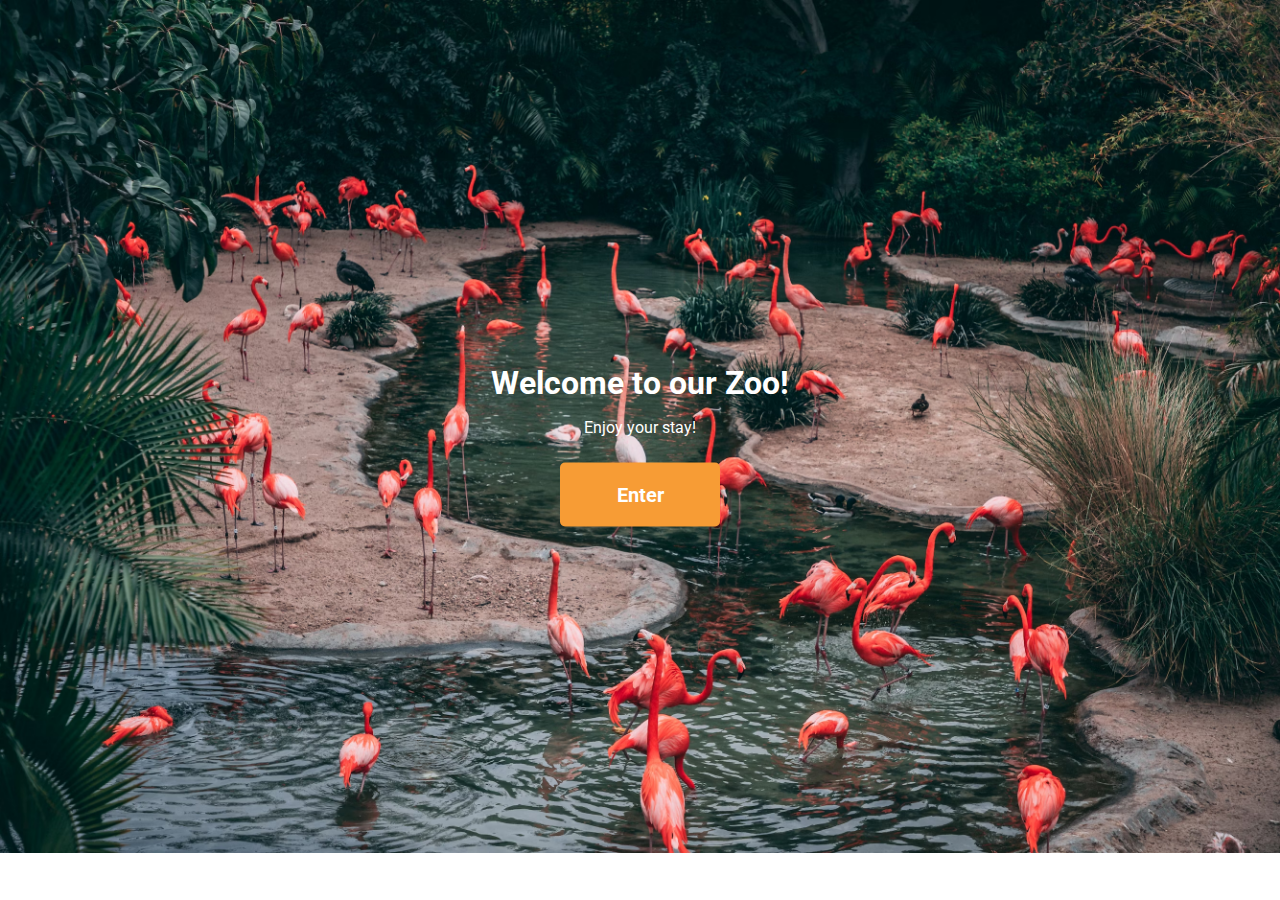
<file: index.html>
<!DOCTYPE html>
<html lang="en">
<head>
    <meta charset="UTF-8">
    <meta name="viewport" content="width=device-width, initial-scale=1.0">
    <title>Zoo Project</title>
    <link rel="stylesheet" href="style.css">
    <link rel="preconnect" href="https://fonts.googleapis.com">
    <link rel="preconnect" href="https://fonts.gstatic.com" crossorigin>
    <link href="https://fonts.googleapis.com/css2?family=Roboto:wght@100;300;400;500&display=swap" rel="stylesheet">
    <link rel="shortcut icon" href="favicon.svg">
</head>
<body>

    <div class="background_container">
        <img src="img/flamingos.avif" alt="Flamingos">
        <div class="flex_container">
            <h1 class="welcome_message">
                <span>Welcome to our Zoo!</span>
            </h1>
            <p>Enjoy your stay!</p>
            <a href="navigation.html" class="btn">Enter</a>
        </div>
    </div>
</body>
</html>
</file>
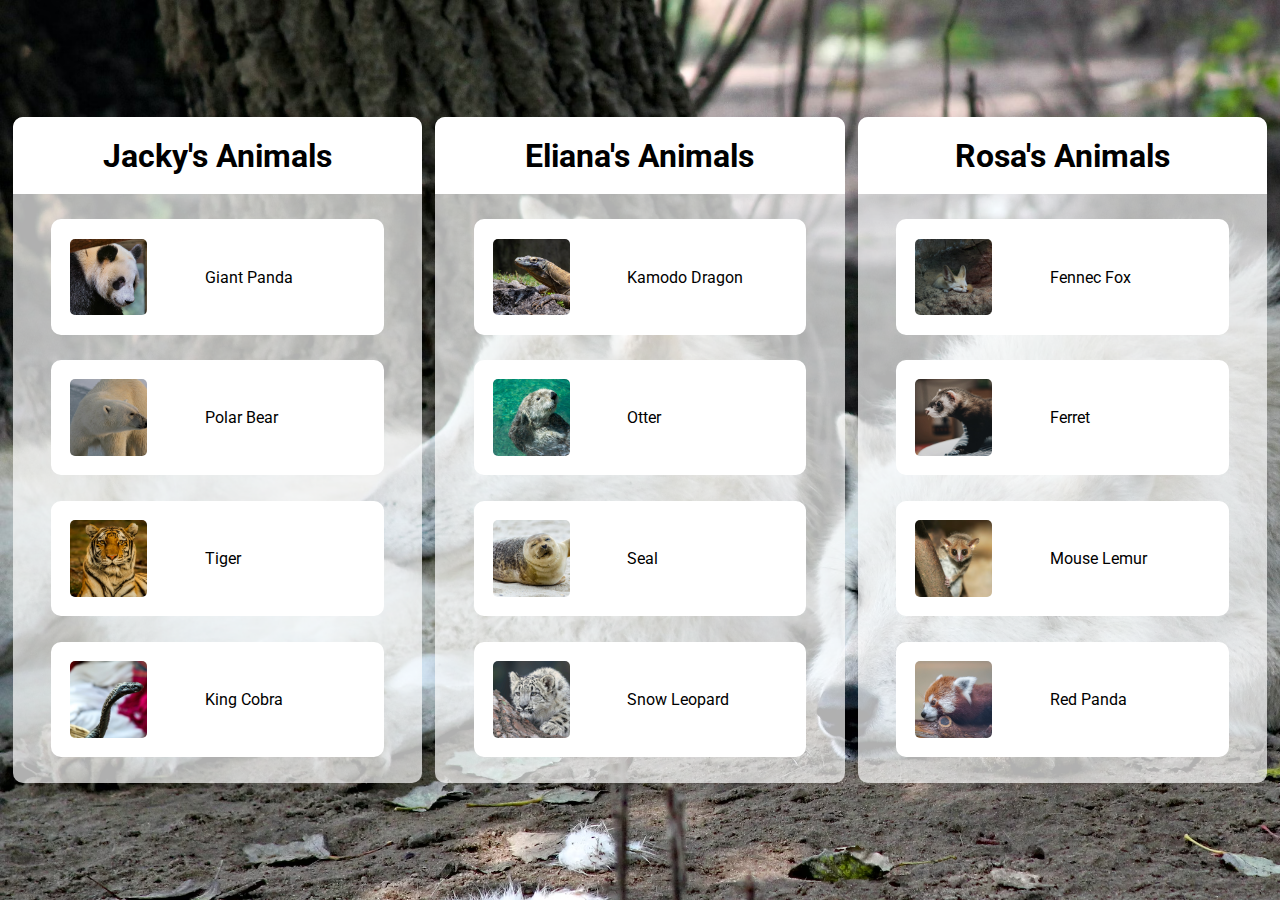
<file: navigation.html>
<!DOCTYPE html>
<html lang="en">
<head>
    <meta charset="UTF-8">
    <meta name="viewport" content="width=device-width, initial-scale=1.0">
    <link rel="stylesheet" href="nav-style.css">
    <link rel="preconnect" href="https://fonts.googleapis.com">
    <link rel="preconnect" href="https://fonts.gstatic.com" crossorigin>
    <link href="https://fonts.googleapis.com/css2?family=Libre+Franklin:wght@100;300;400;500;700&family=Roboto:wght@100;300;400;500&display=swap" rel="stylesheet">
    <link rel="shortcut icon" href="favicon.svg">
    <title>Navigation</title>
</head>
<body>
    <div class="container">
        <div class="navigation">
            <div class="Jacky-Animals fadeInUp-animation">
                <div class="heading-container">
                    <h1>Jacky's Animals</h1>
                </div>
                <div class="animals">
                    <ul>
                        <a href="/animals/Jacky-Animals/giant-panda.html">
                            <li>
                                <div class="img-container"><img src="./img/nav_imgs/panda.avif" alt="panda"></div> <span>Giant Panda</span>
                            </li>
                        </a>
                        <a href="/animals/Jacky-Animals/polar-bear.html">
                            <li>
                                <div class="img-container"><img src="./img/nav_imgs/polarBear.avif" alt="polar bears"></div> <span>Polar Bear</span>
                            </li>
                        </a>
                        <a href="/animals/Jacky-Animals/tiger.html">
                            <li>
                                <div class="img-container"><img src="./img/nav_imgs/tiger.avif" alt="tiger"></div> <span>Tiger</span>
                            </li>
                        </a>
                        <a href="/animals/Jacky-Animals/anaconda.html">
                            <li>
                                <div class="img-container"><img src="./img/nav_imgs/cobra.avif" alt="cobra"></div> <span>King Cobra</span>
                            </li>
                        </a>
                    </ul>
                </div>
            </div>
            <div class="Eliana-Animals fadeInUp-animation">
                <div class="heading-container">
                    <h1>Eliana's Animals</h1>
                </div>
                <div class="animals">
                    <ul>
                        <a href="/animals/Eliana_Animals/kamodo_dragon.html">
                            <li>
                                <div class="img-container"><img src="./img/nav_imgs/kamodoDragon.avif" alt="kamodo dragon"></div> <span>Kamodo Dragon</span>
                            </li>
                        </a>
                        <a href="/animals/Eliana_Animals/otter.html">
                            <li>
                                <div class="img-container"><img src="./img/nav_imgs/otter.avif" alt="otter"></div> <span>Otter</span>
                            </li>
                        </a>
                        <a href="/animals/Eliana_Animals/seal.html">
                            <li>
                                <div class="img-container"><img src="./img/nav_imgs/seal.avif" alt="seal"></div> <span>Seal</span>
                            </li>
                        </a>
                        <a href="/animals/Eliana_Animals/snow_leopard.html">
                            <li>
                                <div class="img-container"><img class="moveRight" src="./img/nav_imgs/snowLeopard.avif" alt="snow leopard"></div> <span>Snow Leopard</span>
                            </li>
                        </a>
                    </ul>
                </div>
            </div>
            <div class="Rosa-Animals fadeInUp-animation">
                <div class="heading-container">
                    <h1>Rosa's Animals</h1>
                </div>
                <div class="animals">
                    <ul>
                        <a href="/animals/Rosa-Animals/html/fennec-fox.html">
                            <li>
                                <div class="img-container"><img  class="moveRight" src="./img/nav_imgs/fennecFox.avif" alt="fennec fox"></div> <span>Fennec Fox</span>
                            </li>
                        </a>
                        <a href="/animals/Rosa-Animals/html/ferret.html">
                            <li>
                                <div class="img-container"><img  class="moveRight" src="./img/nav_imgs/ferret.avif" alt="ferret"></div> <span>Ferret</span>
                            </li>
                        </a>
                        <a href="/animals/Rosa-Animals/html/mouse-lemur.html">
                            <li>
                                <div class="img-container"><img class="moveRight" src="./img/nav_imgs/lemur.avif" alt="mouse lemur"></div> <span>Mouse Lemur</span>
                            </li>
                        </a>
                        <a href="/animals/Rosa-Animals/html/red-panda.html">
                            <li>
                                <div class="img-container"><img class="moveRight" src="./img/nav_imgs/redPanda.avif" alt="red panda"></div> <span>Red Panda</span>
                            </li>
                        </a>
                    </ul>
                </div>
            </div>
        </div>
    </div>
</body>
</html>
</file>
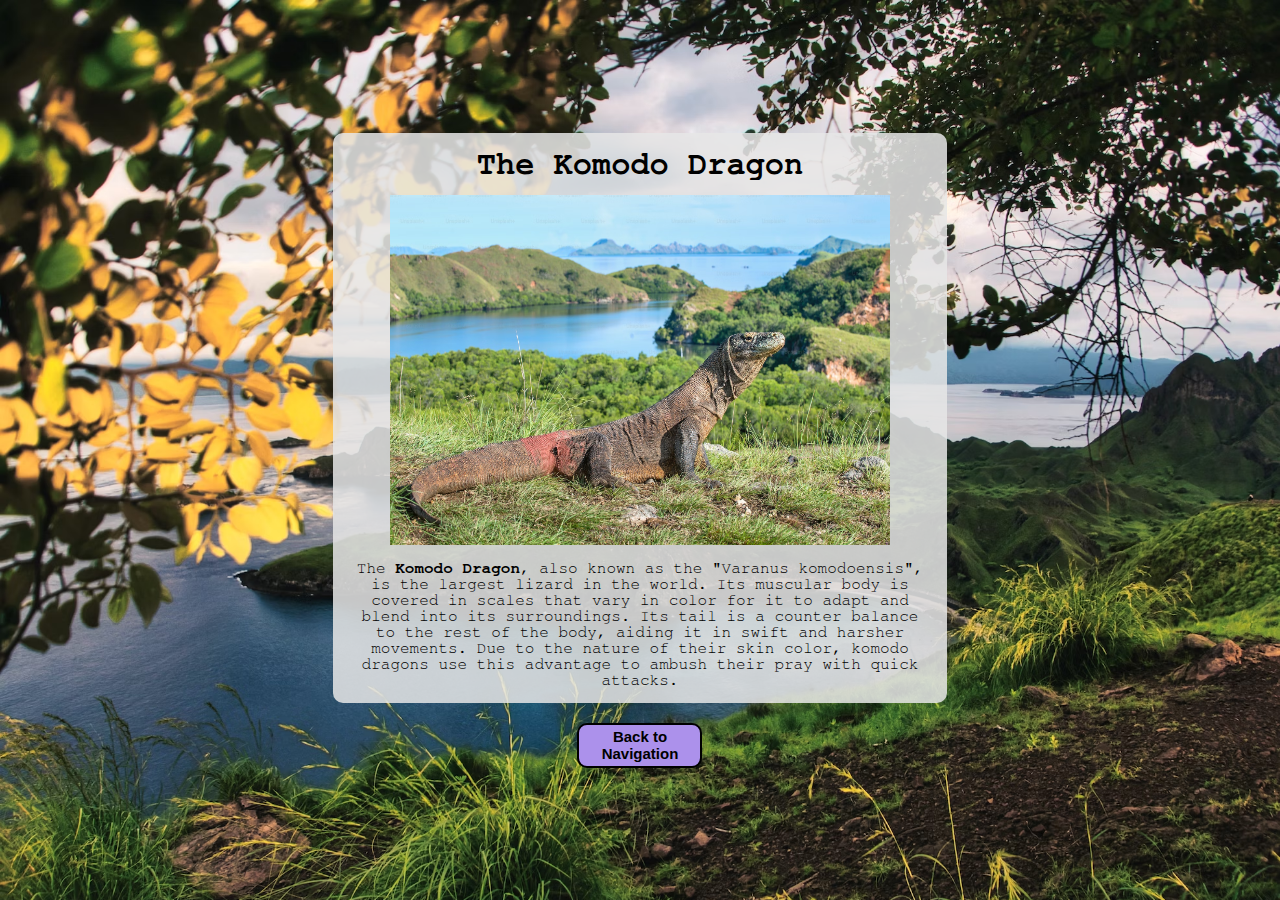
<file: animals/Eliana_Animals/kamodo_dragon.html>
<!DOCTYPE html>
<html lang="en">
<div class="komodoColor">
<head>
    <link rel = "stylesheet" href="Eliana_Animals.css">
    <link rel="shortcut icon" href="../../favicon.svg">
</head>
<body>
    <div class="text_buttonContainer">
        <div class="info_text">
            <h1>The Komodo Dragon</h1>
            <div class="pictureSize">
                <img src="../../img/komodo.avif" alt="Komodo_Dragon"
                    width="500"
                    height="350"/>
            </div>
            <p>
                The <strong>Komodo Dragon</strong>, also known as the "Varanus komodoensis", is the largest lizard in the world. 
                Its muscular body is covered in scales that vary in color for it to adapt and blend into its surroundings.
                Its tail is a counter balance to the rest of the body, aiding it in swift and harsher movements.
                Due to the nature of their skin color, komodo dragons use this advantage to ambush their pray with quick attacks.
            </p>
        </div>  
        <a href="../../navigation.html"><button class="button"> Back to Navigation </button></a>
    </div>
</body>
</html>

</div>
</file>
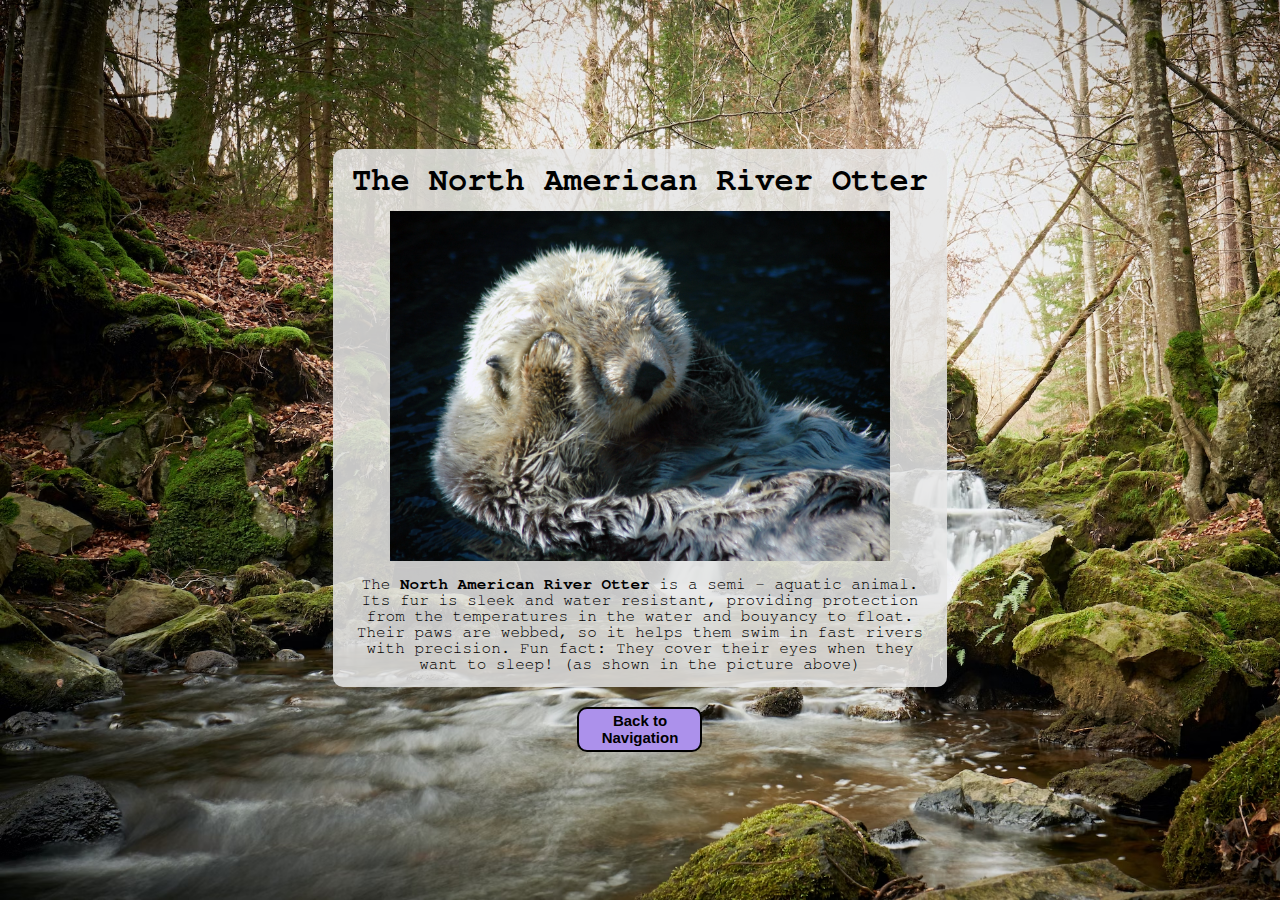
<file: animals/Eliana_Animals/otter.html>
<!DOCTYPE html>
<html lang="en">
<div class="otterColor">
    <link rel = "stylesheet" href="Eliana_Animals.css">
    <link rel="shortcut icon" href="../../favicon.svg">
<body>
    <div class="text_buttonContainer">
        <div class="info_text">
            
            <h1>The North American River Otter</h1>
            <div class = "pictureSize">
                <img src="../../img/otter.avif" alt="Otter"
                width="500"
                height="350"/>
            </div>
            <p>
                The <strong>North American River Otter</strong> is a semi - aquatic animal. 
                Its fur is sleek and water resistant, providing protection from the temperatures in the water and bouyancy to float.
                Their paws are webbed, so it helps them swim in fast rivers with precision.
                Fun fact: They cover their eyes when they want to sleep! (as shown in the picture above)
            </p>
        </div>  
        <a href="../../navigation.html"><button class="button"> Back to Navigation </button></a>
    </div>
</div>  
</body>
</html>
</file>
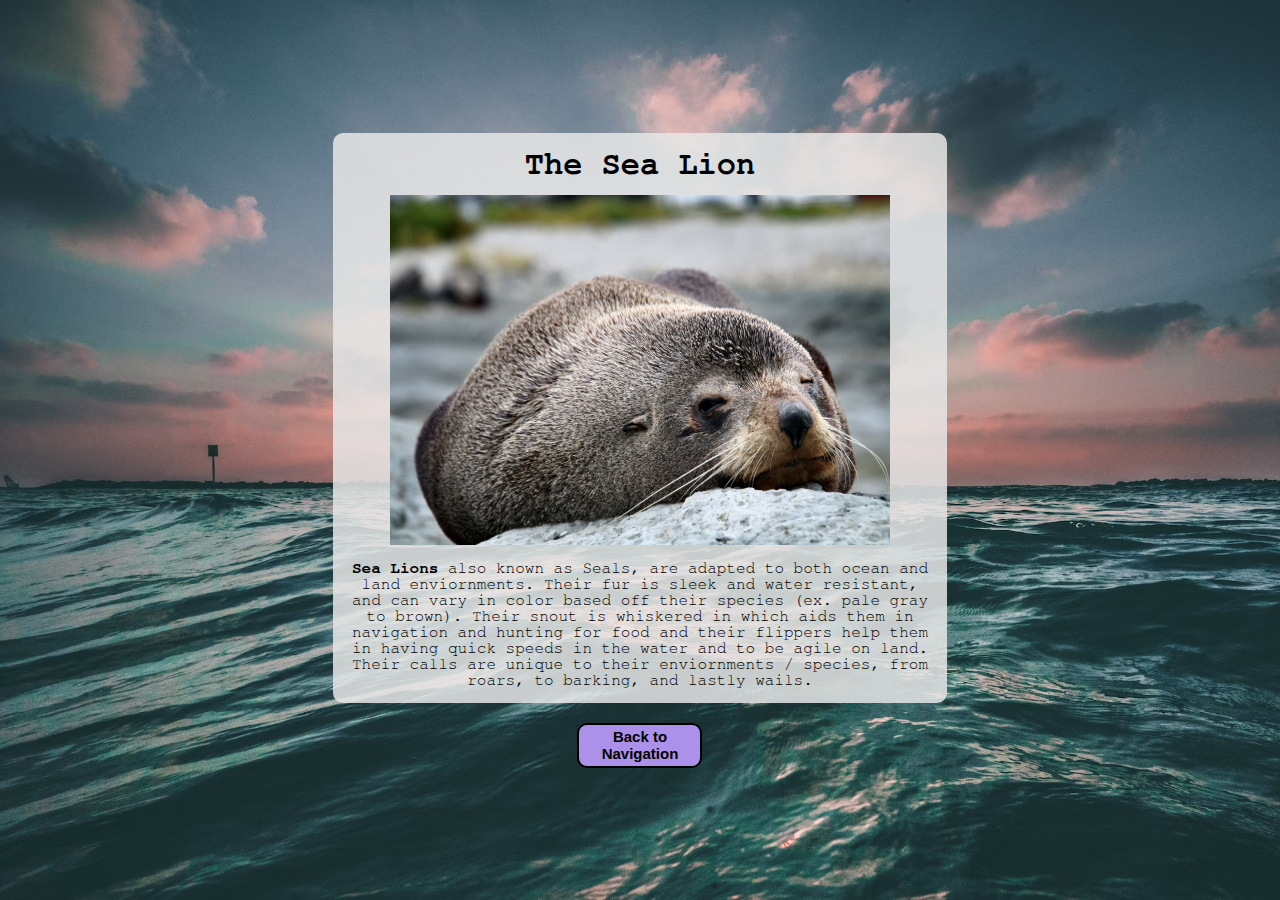
<file: animals/Eliana_Animals/seal.html>
<!DOCTYPE html>
<html lang="en">
<div class="sealColor">
<head>
    <link rel = "stylesheet" href="Eliana_Animals.css">
    <link rel="shortcut icon" href="/favicon.svg">
</head>
<body>
    <div class="text_buttonContainer">
        <div class="info_text">
            <h1>The Sea Lion</h1>
            <div class="pictureSize">
                <img src="../../img/seal.avif" alt="seal"
                    width="500"
                    height="350"/>
            </div>
            <p>
                <strong> Sea Lions </strong> also known as Seals, are adapted to both ocean and land enviornments. 
                Their fur is sleek and water resistant, and can vary in color based off their species (ex. pale gray to brown).
                Their snout is whiskered in which aids them in navigation and hunting for food and their flippers help them in having quick speeds in the water and to be agile on land.
                Their calls are unique to their enviornments / species, from roars, to barking, and lastly wails.
            </p>
        </div>  
        <a href="../../navigation.html"><button class="button"> Back to Navigation </button></a>
    </div>

</body>
</html>

</div>
</file>
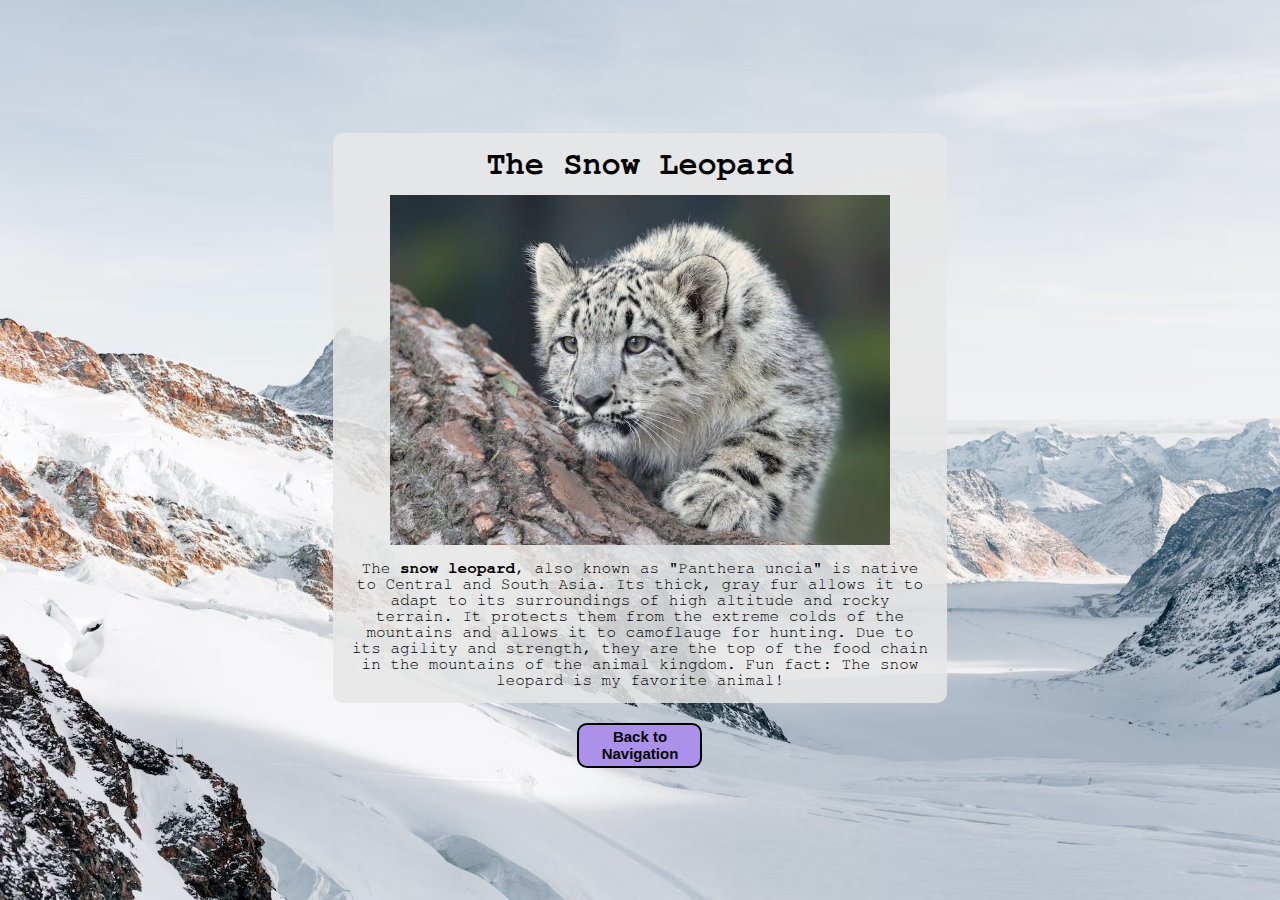
<file: animals/Eliana_Animals/snow_leopard.html>
<!DOCTYPE html>
<html lang="en">
<div class="snow_leopardColor">
<head>
    <link rel = "stylesheet" href="Eliana_Animals.css">
    <link rel="shortcut icon" href="../../favicon.svg">
</head>
<body>
    <div class="text_buttonContainer">
        <div class="info_text">
            <h1>The Snow Leopard</h1>
            <div class="pictureSize">
                <img src="../../img/snowleopard.avif" alt="sLeopard"
                    width="500"
                    height="350"/>
            </div>
            <p>
                The <strong>snow leopard</strong>, also known as "Panthera uncia" is native to Central and South Asia. 
                Its thick, gray fur allows it to adapt to its surroundings of high altitude and rocky terrain. 
                It protects them from the extreme colds of the mountains and allows it to camoflauge for hunting.
                Due to its agility and strength, they are the top of the food chain in the mountains of the animal kingdom.
                Fun fact: The snow leopard is my favorite animal!
            </p>
        </div>  
        <a href="../../navigation.html"><button class="button"> Back to Navigation </button></a>
    </div>
</body>
</html>

</div>
</file>
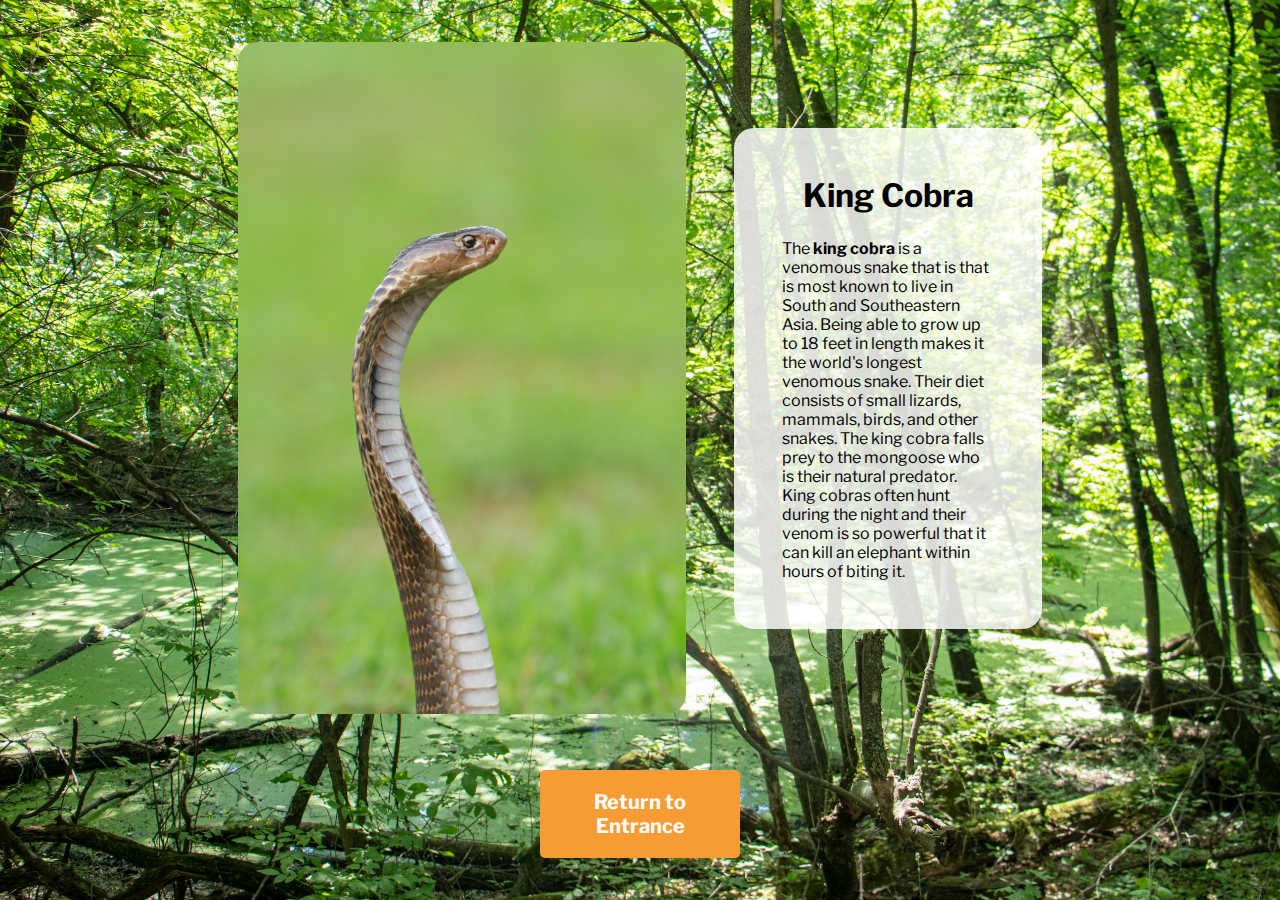
<file: animals/Jacky-Animals/anaconda.html>
<!DOCTYPE html>
<html lang="en">
<head>
    <meta charset="UTF-8">
    <meta name="viewport" content="width=device-width, initial-scale=1.0">
    <link rel="stylesheet" href="/animals/Jacky-Animals/animals.css">
    <link rel="preconnect" href="https://fonts.googleapis.com">
    <link rel="preconnect" href="https://fonts.gstatic.com" crossorigin>
    <link href="https://fonts.googleapis.com/css2?family=Libre+Franklin:wght@100;300;400;500;700&family=Roboto:wght@100;300;400;500&display=swap" rel="stylesheet">
    <link rel="shortcut icon" href="favicon.svg">
    <title>King Cobra</title>
</head>
<body>
    <div class="cobra_background_container">
        <div class="animal">
            <img src="/img/kingCobra.avif" alt="King Cobra">
            <div class="info">
                <h1>King Cobra</h1>
                <p>The <strong>king cobra</strong> is a venomous snake that is that is most known to live in South and Southeastern Asia. Being able to grow up to 18 feet in length makes it the world's longest venomous snake. Their diet consists of small lizards, mammals, birds, and other snakes. The king cobra falls prey to the mongoose who is their natural predator. King cobras often hunt during the night and their venom is so powerful that it can kill an elephant within hours of biting it.</p>
            </div>
        </div>
        <a href="../navigation.html"><button class="btn">Return to Entrance</button></a>
    </div>
</body>
</html>
</file>
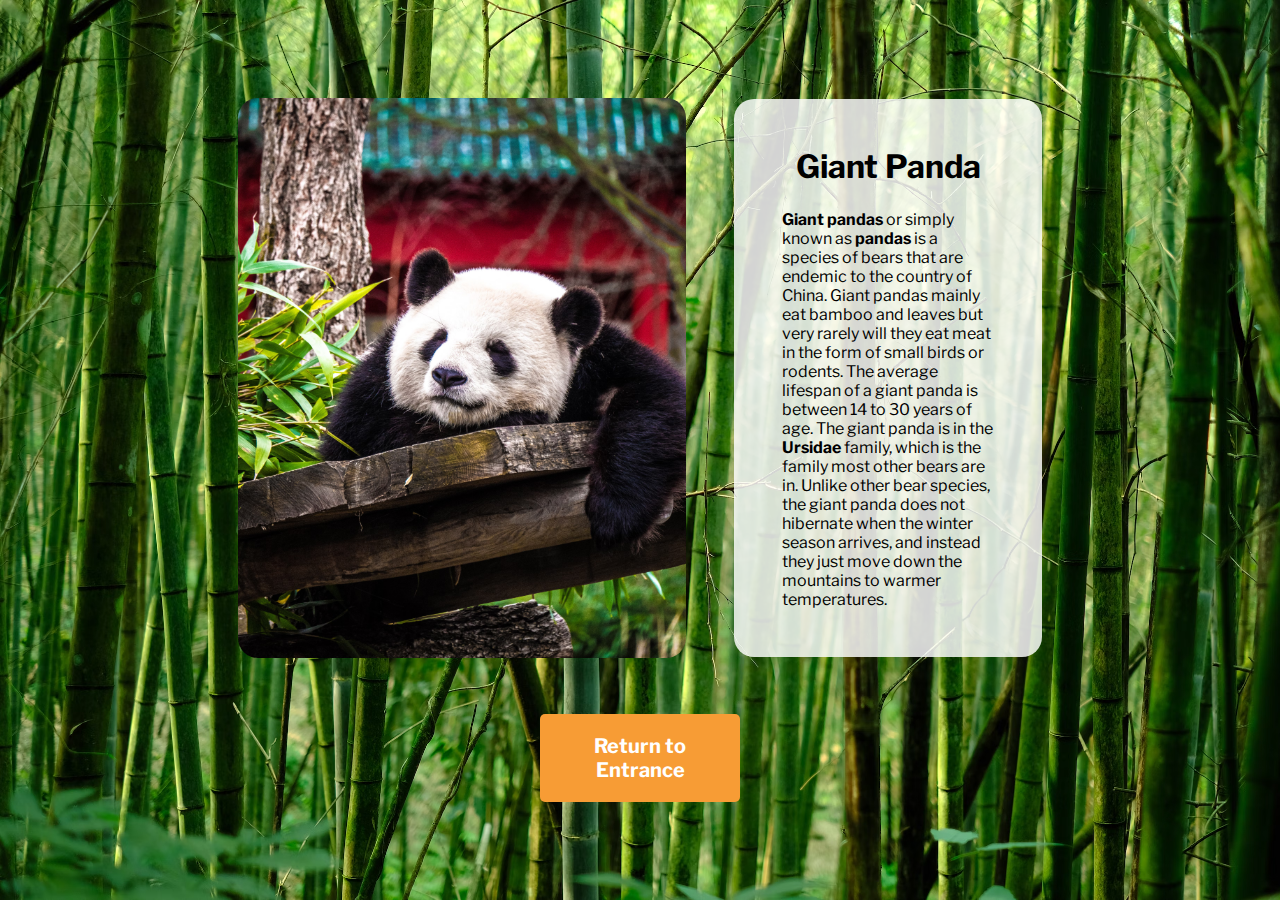
<file: animals/Jacky-Animals/giant-panda.html>
<!DOCTYPE html>
<html lang="en">
<head>
    <meta charset="UTF-8">
    <meta name="viewport" content="width=device-width, initial-scale=1.0">
    <link rel="stylesheet" href="animals.css">
    <link rel="preconnect" href="https://fonts.googleapis.com">
    <link rel="preconnect" href="https://fonts.gstatic.com" crossorigin>
    <link href="https://fonts.googleapis.com/css2?family=Libre+Franklin:wght@100;300;400;500;700&family=Roboto:wght@100;300;400;500&display=swap" rel="stylesheet">
    <link rel="shortcut icon" href="favicon.svg">
    <title>Giant Panda</title>
</head>
<body>
    <div class="panda_background_container">
        <div class="animal">
            <img src="../../img/giant_panda.avif" alt="Panda">
            <div class="info">
                <h1>Giant Panda</h1>
                <p><strong>Giant pandas</strong> or simply known as <strong>pandas</strong> is a species of bears that are endemic to the country of China. Giant pandas mainly eat bamboo and leaves but very rarely will they eat meat in the form of small birds or rodents. The average lifespan of a giant panda is between 14 to 30 years of age. The giant panda is in the <strong>Ursidae</strong> family, which is the family most other bears are in. Unlike other bear species, the giant panda does not hibernate when the winter season arrives, and instead they just move down the mountains to warmer temperatures.</p>
            </div>
        </div>
        <a href="../../navigation.html"><button class="btn">Return to Entrance</button></a>
    </div>
</body>
</html>
</file>
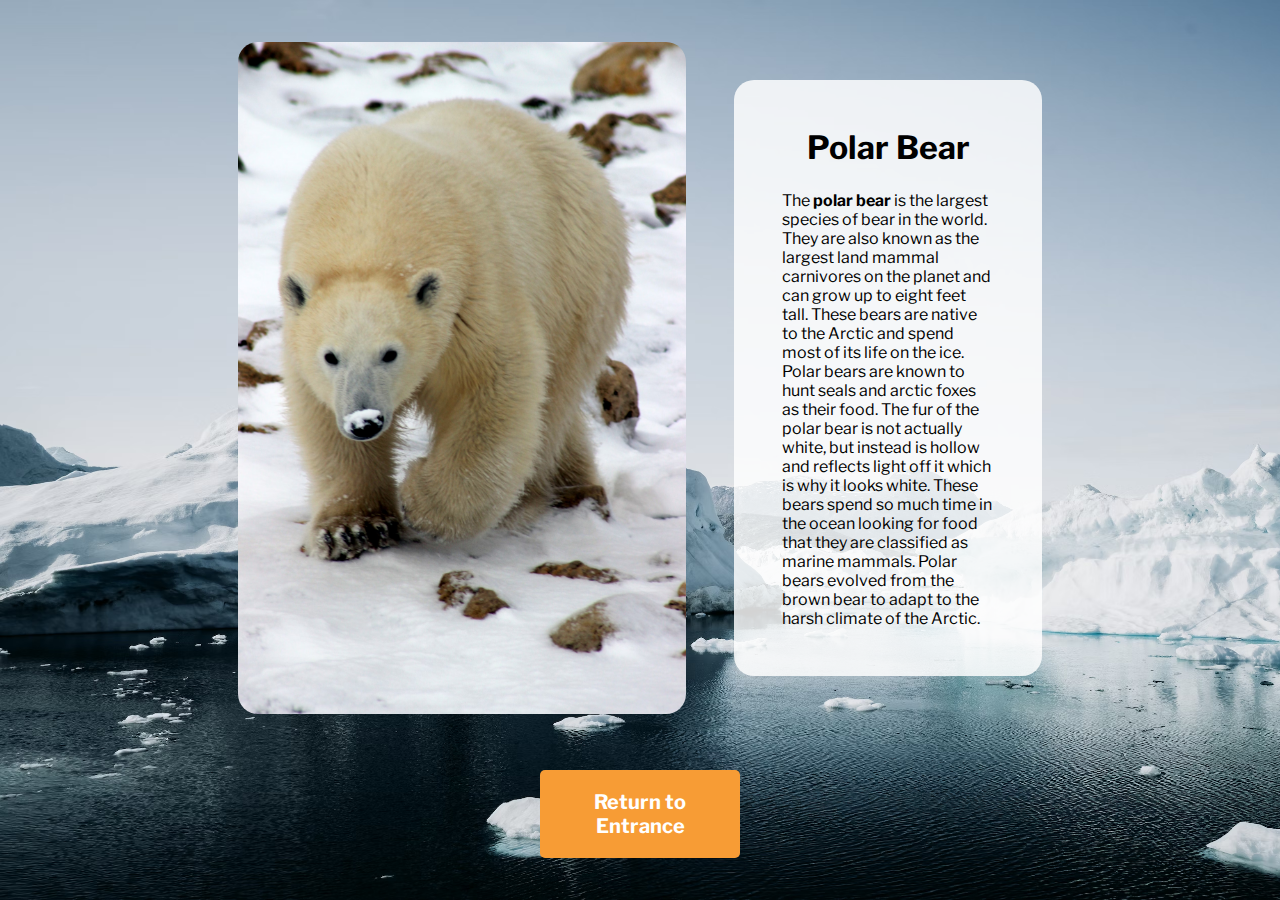
<file: animals/Jacky-Animals/polar-bear.html>
<!DOCTYPE html>
<html lang="en">
<head>
    <meta charset="UTF-8">
    <meta name="viewport" content="width=device-width, initial-scale=1.0">
    <link rel="stylesheet" href="/animals/Jacky-Animals/animals.css">
    <link rel="preconnect" href="https://fonts.googleapis.com">
    <link rel="preconnect" href="https://fonts.gstatic.com" crossorigin>
    <link href="https://fonts.googleapis.com/css2?family=Libre+Franklin:wght@100;300;400;500;700&family=Roboto:wght@100;300;400;500&display=swap" rel="stylesheet">
    <link rel="shortcut icon" href="favicon.svg">
    <title>Polar Bear</title>
</head>
<body>
    <div class="polarBear_background_container">
        <div class="animal">
            <img src="/img/polarBear.avif" alt="Polar Bear">
            <div class="info">
                <h1>Polar Bear</h1>
                <p>The <strong>polar bear</strong> is the largest species of bear in the world. They are also known as the largest land mammal carnivores on the planet and can grow up to eight feet tall. These bears are native to the Arctic and spend most of its life on the ice. Polar bears are known to hunt seals and arctic foxes as their food. The fur of the polar bear is not actually white, but instead is hollow and reflects light off it which is why it looks white. These bears spend so much time in the ocean looking for food that they are classified as marine mammals. Polar bears evolved from the brown bear to adapt to the harsh climate of the Arctic. </p>
            </div>
        </div>
        <a href="../navigation.html"><button class="btn">Return to Entrance</button></a>
    </div>
</body>
</html>
</file>
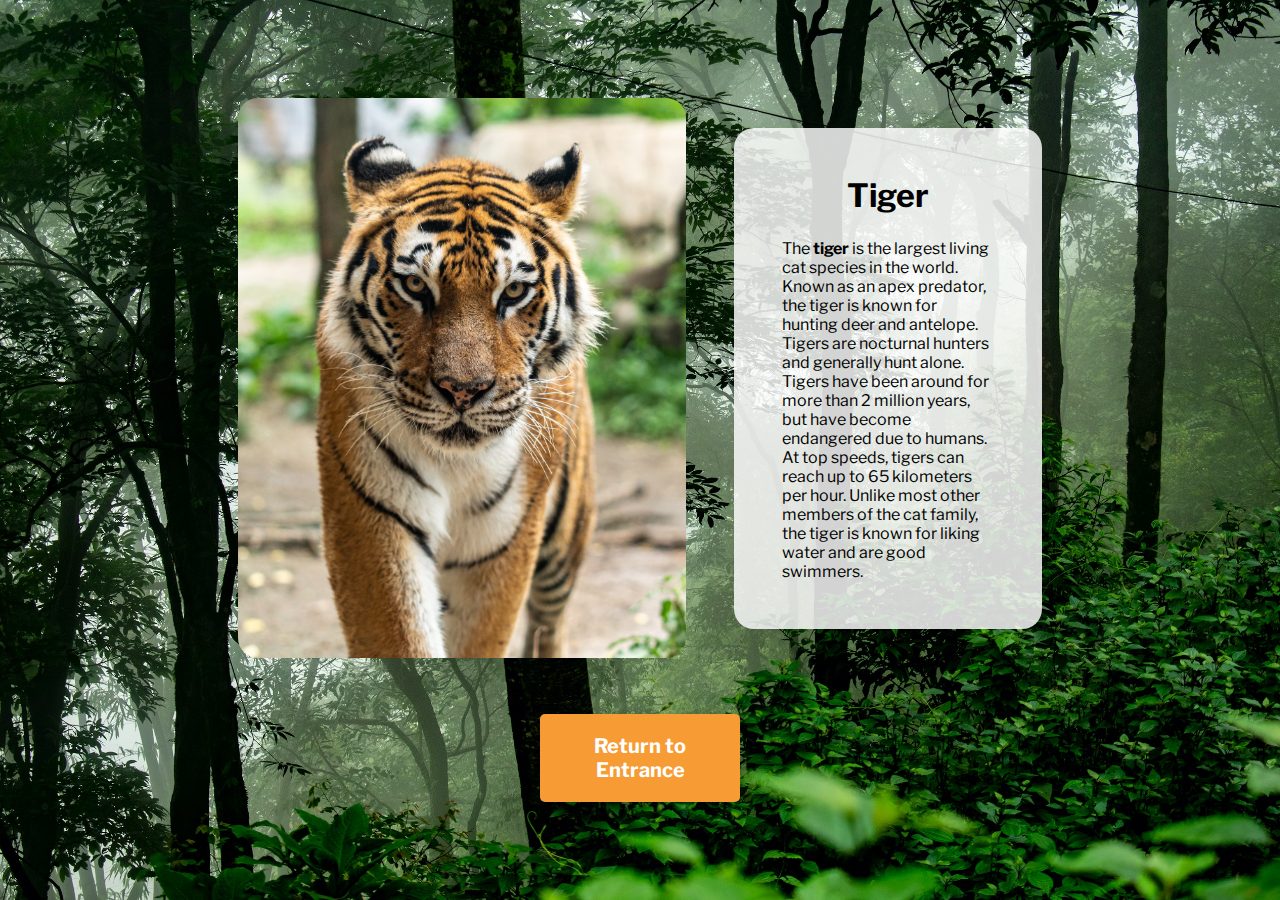
<file: animals/Jacky-Animals/tiger.html>
<!DOCTYPE html>
<html lang="en">
<head>
    <meta charset="UTF-8">
    <meta name="viewport" content="width=device-width, initial-scale=1.0">
    <link rel="stylesheet" href="/animals/Jacky-Animals/animals.css">
    <link rel="preconnect" href="https://fonts.googleapis.com">
    <link rel="preconnect" href="https://fonts.gstatic.com" crossorigin>
    <link href="https://fonts.googleapis.com/css2?family=Libre+Franklin:wght@100;300;400;500;700&family=Roboto:wght@100;300;400;500&display=swap" rel="stylesheet">
    <link rel="shortcut icon" href="/favicon.svg">
    <title>Tiger</title>
</head>
<body>
    <div class="tiger_background_container">
        <div class="animal">
            <img src="/img/tiger.avif" alt="Polar Bear">
            <div class="info">
                <h1>Tiger</h1>
                <p>The <strong>tiger</strong> is the largest living cat species in the world. Known as an apex predator, the tiger is known for hunting deer and antelope. Tigers are nocturnal hunters and generally hunt alone. Tigers have been around for more than 2 million years, but have become endangered due to humans. At top speeds, tigers can reach up to 65 kilometers per hour. Unlike most other members of the cat family, the tiger is known for liking water and are good swimmers. </p>
            </div>
        </div>
        <a href="../navigation.html"><button class="btn">Return to Entrance</button></a>
    </div>
</body>
</html>
</file>
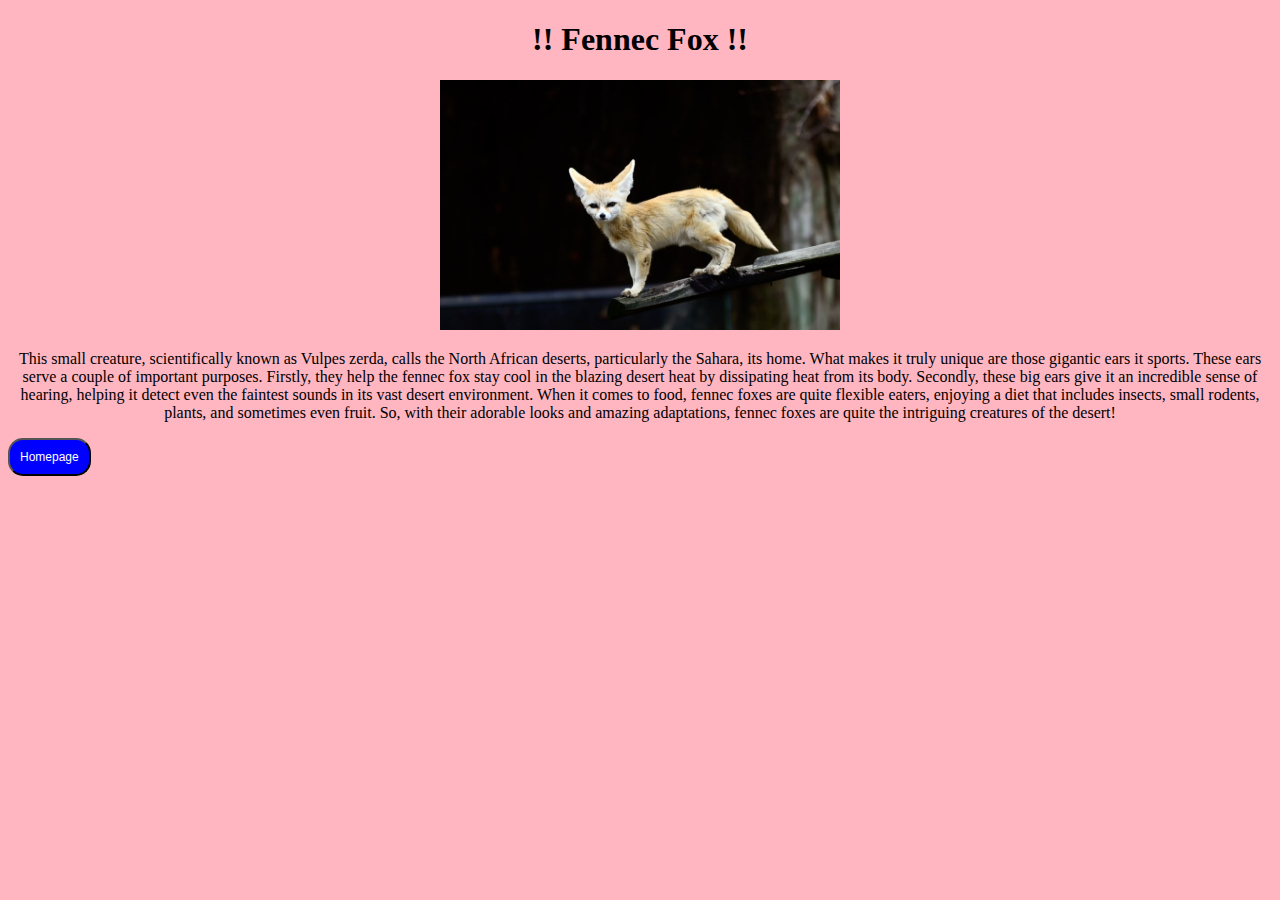
<file: animals/Rosa-Animals/html/fennec-fox.html>
<!DOCTYPE html>
<head>
    <title>Fennec Fox</title>
    <link rel="stylesheet" type="text/css" href="css/animal.css">
    <link rel="shortcut icon" href="../../favicon.svg">
</head>
<body>
    <h1>!! Fennec Fox !!</h1>
    <img src="../../../img/fennec-fox.avif" alt="fennec_fox">
    <p> This small creature, scientifically known as Vulpes zerda, calls the North African deserts, particularly the Sahara, its home. What makes it truly unique are those gigantic ears it sports. These ears serve a couple of important purposes. Firstly, they help the fennec fox stay cool in the blazing desert heat by dissipating heat from its body. 
      Secondly, these big ears give it an incredible sense of hearing, helping it detect even the faintest sounds in its vast desert environment. 
      When it comes to food, fennec foxes are quite flexible eaters, enjoying a diet that includes insects, small rodents, plants, and sometimes even fruit. 
      So, with their adorable looks and amazing adaptations, fennec foxes are quite the intriguing creatures of the desert!
    </p>
    <a href='../../../navigation.html'><button class="button">Homepage</button></a>
</body>
</file>
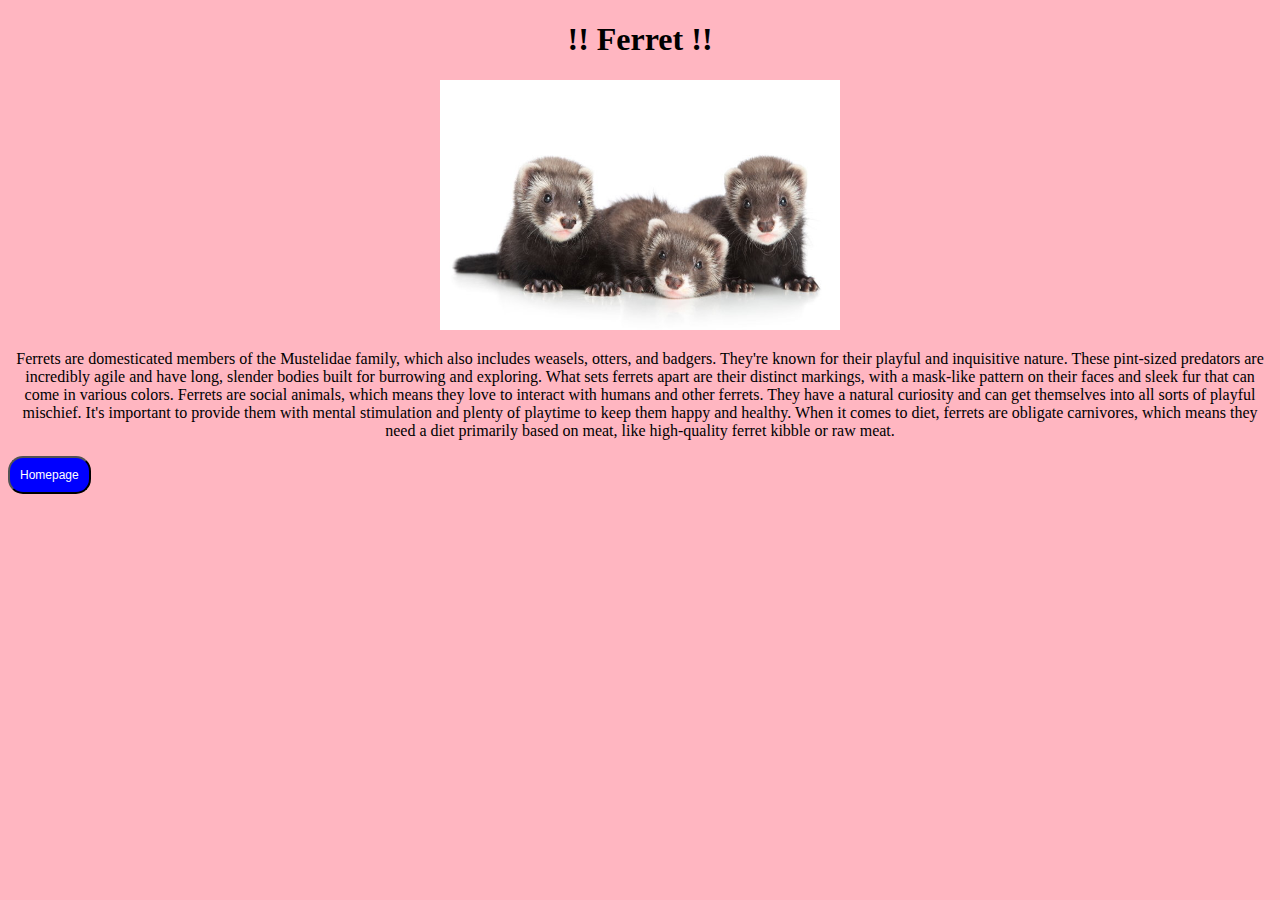
<file: animals/Rosa-Animals/html/ferret.html>
<!DOCTYPE html>
<head>
    <title>Ferret</title>
    <link rel="stylesheet" type="text/css" href="css/animal.css">
    <link rel="shortcut icon" href="../../favicon.svg">
</head>
<body>
    <h1>!! Ferret !!</h1>
    <img src="../../../img/ferret.avif" alt="ferret">
    <p> Ferrets are domesticated members of the Mustelidae family, which also includes weasels, otters, and badgers. 
      They're known for their playful and inquisitive nature. 
      These pint-sized predators are incredibly agile and have long, slender bodies built for burrowing and exploring. 
      What sets ferrets apart are their distinct markings, with a mask-like pattern on their faces and sleek fur that can come in various colors. Ferrets are social animals, which means they love to interact with humans and other ferrets. They have a natural curiosity and can get themselves into all sorts of playful mischief. It's important to provide them with mental stimulation and plenty of playtime to keep them happy and healthy.
      When it comes to diet, ferrets are obligate carnivores, which means they need a diet primarily based on meat, like high-quality ferret kibble or raw meat. 
    </p>
    <a href='../../../navigation.html'><button class="button">Homepage</button></a>
</body>
</file>
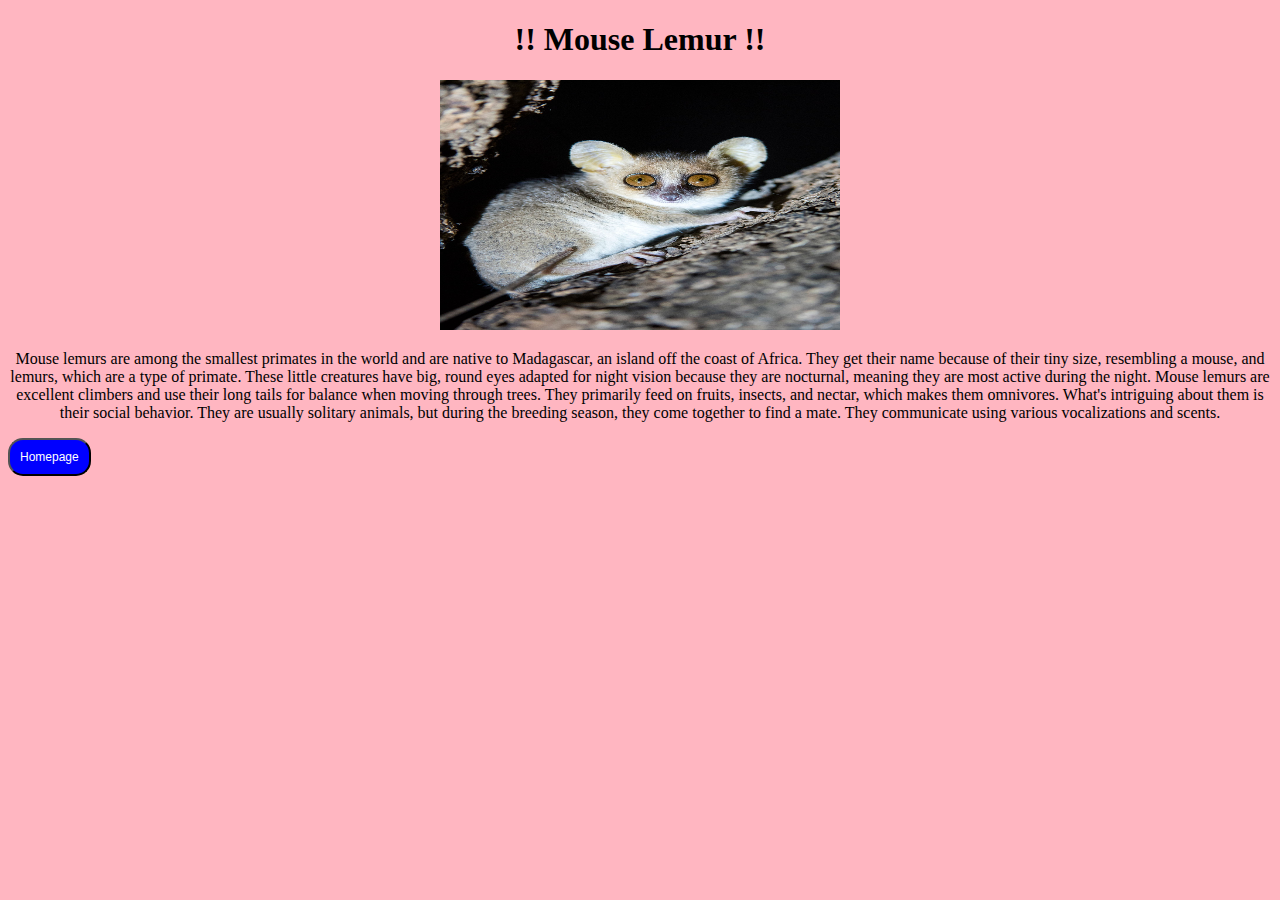
<file: animals/Rosa-Animals/html/mouse-lemur.html>
<!DOCTYPE html>
<head>
    <title>Mouse Lemur</title>
    <link rel="stylesheet" type="text/css" href="css/animal.css">
    <link rel="shortcut icon" href="../../favicon.svg">
</head>
<body>
    <h1>!! Mouse Lemur !!</h1>
    <img src="../../../img/mouse-lemur.avif" alt="mouse-lemur">
    <p> Mouse lemurs are among the smallest primates in the world and are native to Madagascar, an island off the coast of Africa. They get their name because of their tiny size, resembling a mouse, and lemurs, which are a type of primate. 
      These little creatures have big, round eyes adapted for night vision because they are nocturnal, meaning they are most active during the night. 
      Mouse lemurs are excellent climbers and use their long tails for balance when moving through trees. 
      They primarily feed on fruits, insects, and nectar, which makes them omnivores. 
      What's intriguing about them is their social behavior. They are usually solitary animals, but during the breeding season, they come together to find a mate. They communicate using various vocalizations and scents. 
    </p>
    <a href='../../../navigation.html'><button class="button">Homepage</button></a>
</body>
</file>
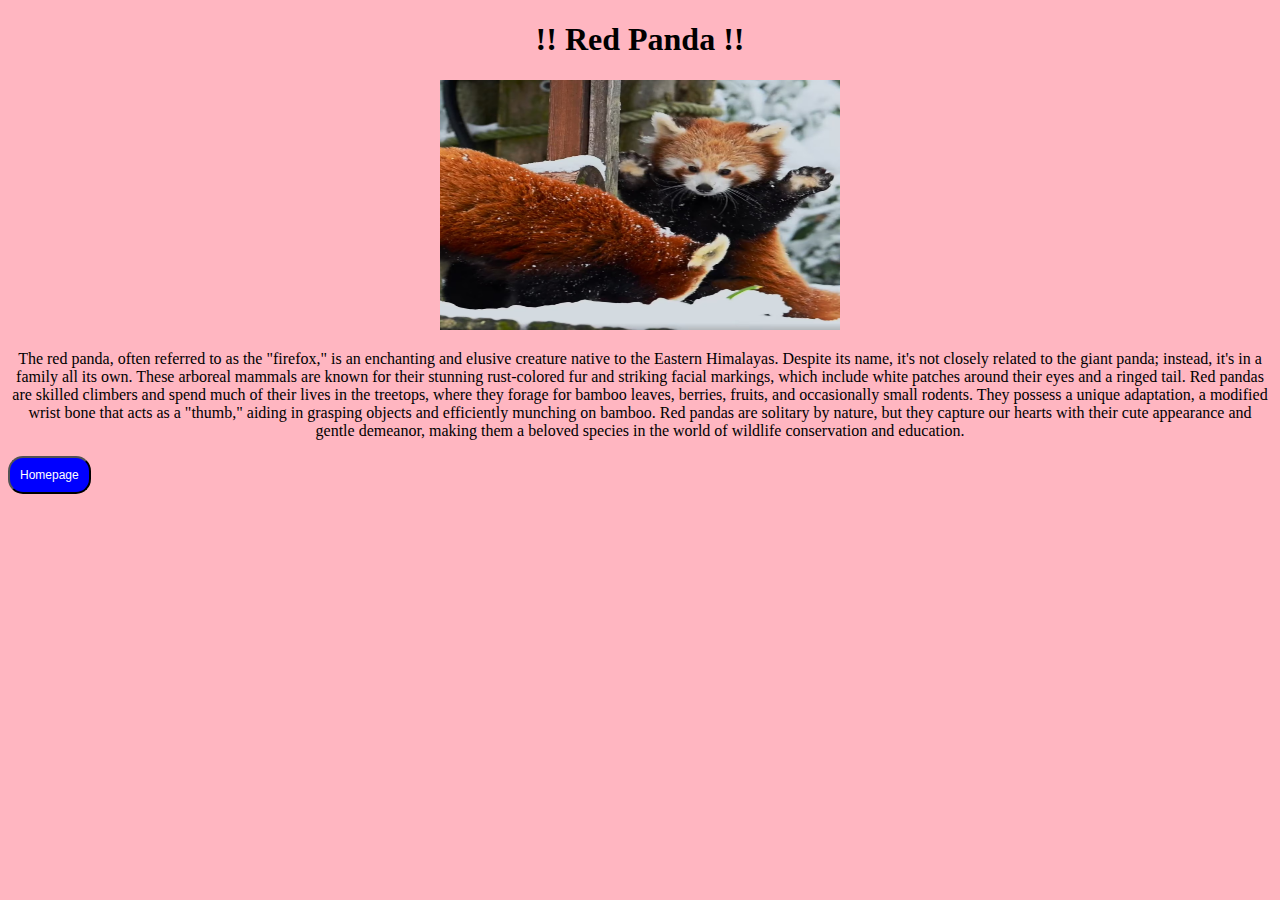
<file: animals/Rosa-Animals/html/red-panda.html>
<!DOCTYPE html>
<head>
    <title>Red Panda</title>
    <link rel="stylesheet" type="text/css" href="css/animal.css">
    <link rel="shortcut icon" href="../../favicon.svg">
</head>
<body>
    <h1>!! Red Panda !!</h1>
    <img src="../../../img/red-panda.avif" alt="Red Panda">
    <p> The red panda, often referred to as the "firefox," is an enchanting and elusive creature native to the Eastern Himalayas. Despite its name, it's not closely related to the giant panda; instead, it's in a family all its own. 
      These arboreal mammals are known for their stunning rust-colored fur and striking facial markings, which include white patches around their eyes and a ringed tail. 
      Red pandas are skilled climbers and spend much of their lives in the treetops, where they forage for bamboo leaves, berries, fruits, and occasionally small rodents. 
      They possess a unique adaptation, a modified wrist bone that acts as a "thumb," aiding in grasping objects and efficiently munching on bamboo. 
      Red pandas are solitary by nature, but they capture our hearts with their cute appearance and gentle demeanor, making them a beloved species in the world of wildlife conservation and education.
    </p>
    <a href='../../../navigation.html'><button class="button">Homepage</button></a>
</body>
</file>
<file: style.css>
* {
    margin: 0;
    padding: 0;
    box-sizing: border-box;
    overflow: hidden;
    font-family: 'Roboto', sans-serif;
}

.background_container img {
    width: 100vw;
    overflow: hidden;
}

.flex_container {
    position: absolute;
    top: 50%;
    left: 50%;
    transform: translate(-50%,-50%);
    display: flex;
    flex-direction: column;
    color: white;
    align-items: center;
}

.flex_container h1 {
    -webkit-animation: fadein 1s;
    animation: fadein 1s;
}

.flex_container p {
    -webkit-animation: fadein 2s;
    animation: fadein 2s;
    padding: 1em;
}

.btn {
    margin: 10px;
    font-size: 20px;
    font-weight: bold;
    background: #f79c35;
    width: 160px;
    padding: 20px;
    text-align: center;
    text-decoration: none;
    color: #ffffff;
    border-radius: 5px;
    cursor: pointer;
    -webkit-transition-duration: .3s;
    transition-duration: .3s;
    -webkit-animation: fadein 3s;
    animation: fadein 3s;
}

.btn:hover, .btn:focus, .btn:active {
    -webkit-transform: scale(1.1);
    transform: scale(1.1);
}

@keyframes fadein {
    from {opacity : 0;}
    to {opacity : 1;}
}
</file>
<file: nav-style.css>
* {
    margin: 0;
    padding: 0;
    box-sizing: border-box;
    font-family: 'Roboto', sans-serif;
}

.container {
    height: 100vh;
    background-image: url(img/nav_imgs/background.avif);
    background-size: cover;
    display: flex;
    align-items: center;
    justify-content: center;
    overflow: hidden;
}

.navigation {
    width: 100vw;
    display: flex;
    justify-content: space-evenly;
    
}

.navigation > div {
    background-color: rgba(255, 255, 255, 0.692);
    width: 25.6rem;
    border-radius: 10px;
}

.heading-container {
    text-align: center;
    padding: 1.2rem 0 1.2rem 0;
    border-radius: 10px 10px 0 0;
    background-color: white;
}

.img-container {
    margin-right: 3.6rem;
    max-width: 4.8rem;
    max-height: 4.8rem;
    overflow: hidden;
    border-radius: 5px;
}

.img-container img {
    max-height: 4.8rem;
    object-fit: cover;
}

li {
    display: flex;
    align-items: center;
    margin: 1.6rem 2.4rem;
    padding: 1.2rem;
    background-color: white;
    border-radius: 10px;
}

.moveRight {
    position: relative;
    right: 16px;
}

a {
    text-decoration: none;
    color: black;
}

li:hover, li:focus, li:active {
    -webkit-transform: scale(1.1);
    transform: scale(1.1);
    -webkit-transition-duration: .3s;
    transition-duration: .3s;
}

@keyframes fadeInUp {
    0% {
      transform: translateY(100%);
      opacity: 0;
    }
    100% {
      transform: translateY(0%);
      opacity: 1;
    }
}
  
.fadeInUp-animation {
    animation: 1.5s fadeInUp;
}
</file>
<file: animals/Eliana_Animals/Eliana_Animals.css>
* {
    margin: 0;
    padding: 0;
    box-sizing: border-box;
    overflow: hidden;
}
.text_buttonContainer{
    display: flex;
    margin: auto;
    flex-direction: column;
    align-items: center;
    text-align: center;
}
.info_text{
    font-family: 'FreeMono', monospace; 
    background-color: rgba(230, 230, 230, 0.853);
    display: flex;
    flex-direction: column;
    justify-content: center;
    align-content: center;
    padding: 15px;
    max-width: 48dvw;
    border-radius: 10px;
    text-align: center;
}
.pictureSize{
    display: flex;
    margin: auto;
    padding: 15px;
    align-items: center;
    max-width: 48dvw;
}
.button {
    margin-top: 20px;
    font-size: 15px;
    font-weight: bold;
    background: #ac91eb;
    height: 45px;
    width: 125px;
    cursor: pointer;
    text-align: center;
    color: #000000;
    border-radius: 10px;
    border-style: solid;
}
.button:hover{

    background-color: transparent;
    border-color: white;
    -webkit-text-fill-color: white;
}

.otterColor{
    display: flex;
    height: 100vh;
    margin: auto;
    justify-content: center;
    align-items: center;
    background-color: darkolivegreen;
    background-image: url(../../img/otter_river.avif);
    background-size: cover;
}
.snow_leopardColor{
    display: flex;
    height: 100vh;
    margin: auto;
    justify-content: center;
    align-items: center;
    background-image: url(../../img/winter.avif);
    background-size: cover;
}
.sealColor{
    display: flex;
    height: 100vh;
    margin: auto;
    justify-content: center;
    align-items: center;
    background-image: url(../../img/ocean.avif);  
    background-size: cover;
}
.komodoColor{
    display: flex;
    height: 100vh;
    margin: auto;
    justify-content: center;
    align-items: center;
    background-image: url(../../img/indonesia.avif);  
    background-size: cover;
}
</file>
<file: animals/Jacky-Animals/animals.css>
* {
    margin: 0;
    padding: 0;
    box-sizing: border-box;
    font-family: 'Libre Franklin', sans-serif;
}

.animal {
    display: flex;
    justify-content: center;
    align-items: center;
    margin-bottom: 56px;
}

.info {
    background-color: rgba(255, 255, 255, 0.829);
    display: flex;
    flex-direction: column;
    max-width: 24vw;
    margin-left: 48px;
    padding: 48px;
    border-radius: 20px;
    -webkit-animation: fadein 2s;
    animation: fadein 2s;
}

.info h1 {
    margin-bottom: 24px;
    text-align: center;
}

img{
    max-width: 28em;
    display: block;
    border-radius: 20px;
    -webkit-animation: fadein 1s;
    animation: fadein 1s;
    transition: .3s all ease-in-out;
}

img:hover {
    transform: scale(1.1);
}

.btn {
    font-size: 20px;
    font-weight: bold;
    background: #f79c35;
    width: 200px;
    padding: 20px;
    text-align: center;
    text-decoration: none;
    color: #ffffff;
    border-radius: 5px;
    cursor: pointer;
    -webkit-transition-duration: .3s;
    transition-duration: .3s;
    -webkit-animation: fadein 1s;
    animation: fadein 1s;
    border-style: none;
}

.btn:hover, .btn:focus, .btn:active {
    -webkit-transform: scale(1.1);
    transform: scale(1.1);
}

@keyframes fadein {
    from {opacity : 0;}
    to {opacity : 1;}
}

.panda_background_container {
    display: flex;
    flex-direction: column;
    margin: auto;
    height: 100vh;
    justify-content: center;
    align-items: center;
    background-image: url(../../img/bamboo.avif);
    background-size: cover;
}

.polarBear_background_container {
    display: flex;
    flex-direction: column;
    margin: auto;
    height: 100vh;
    justify-content: center;
    align-items: center;
    background-image: url(/img/arctic.avif);
    background-size: cover;
}

.tiger_background_container {
    display: flex;
    flex-direction: column;
    margin: auto;
    height: 100vh;
    justify-content: center;
    align-items: center;
    background-image: url(/img/rainForest.avif);
    background-size: cover;
}

.cobra_background_container {
    display: flex;
    flex-direction: column;
    margin: auto;
    height: 100vh;
    justify-content: center;
    align-items: center;
    background-image: url(/img/bambooThicket.avif);
    background-size: cover;
}
</file>
<file: animals/Rosa-Animals/html/css/animal.css>
body {
  background-color: rgb(255, 182, 193);
  text-align: center;  
}

img {
  width: 400px; 
  height: 250px;
}

button {
  float: left;
  background-color: blue;
  color: white;
  text-align: center;
  font-size: 12px;
  border-radius: 15px;
  padding: 10px;
}

button:hover {
  background-color: pink;
  color: black;
}
</file>
